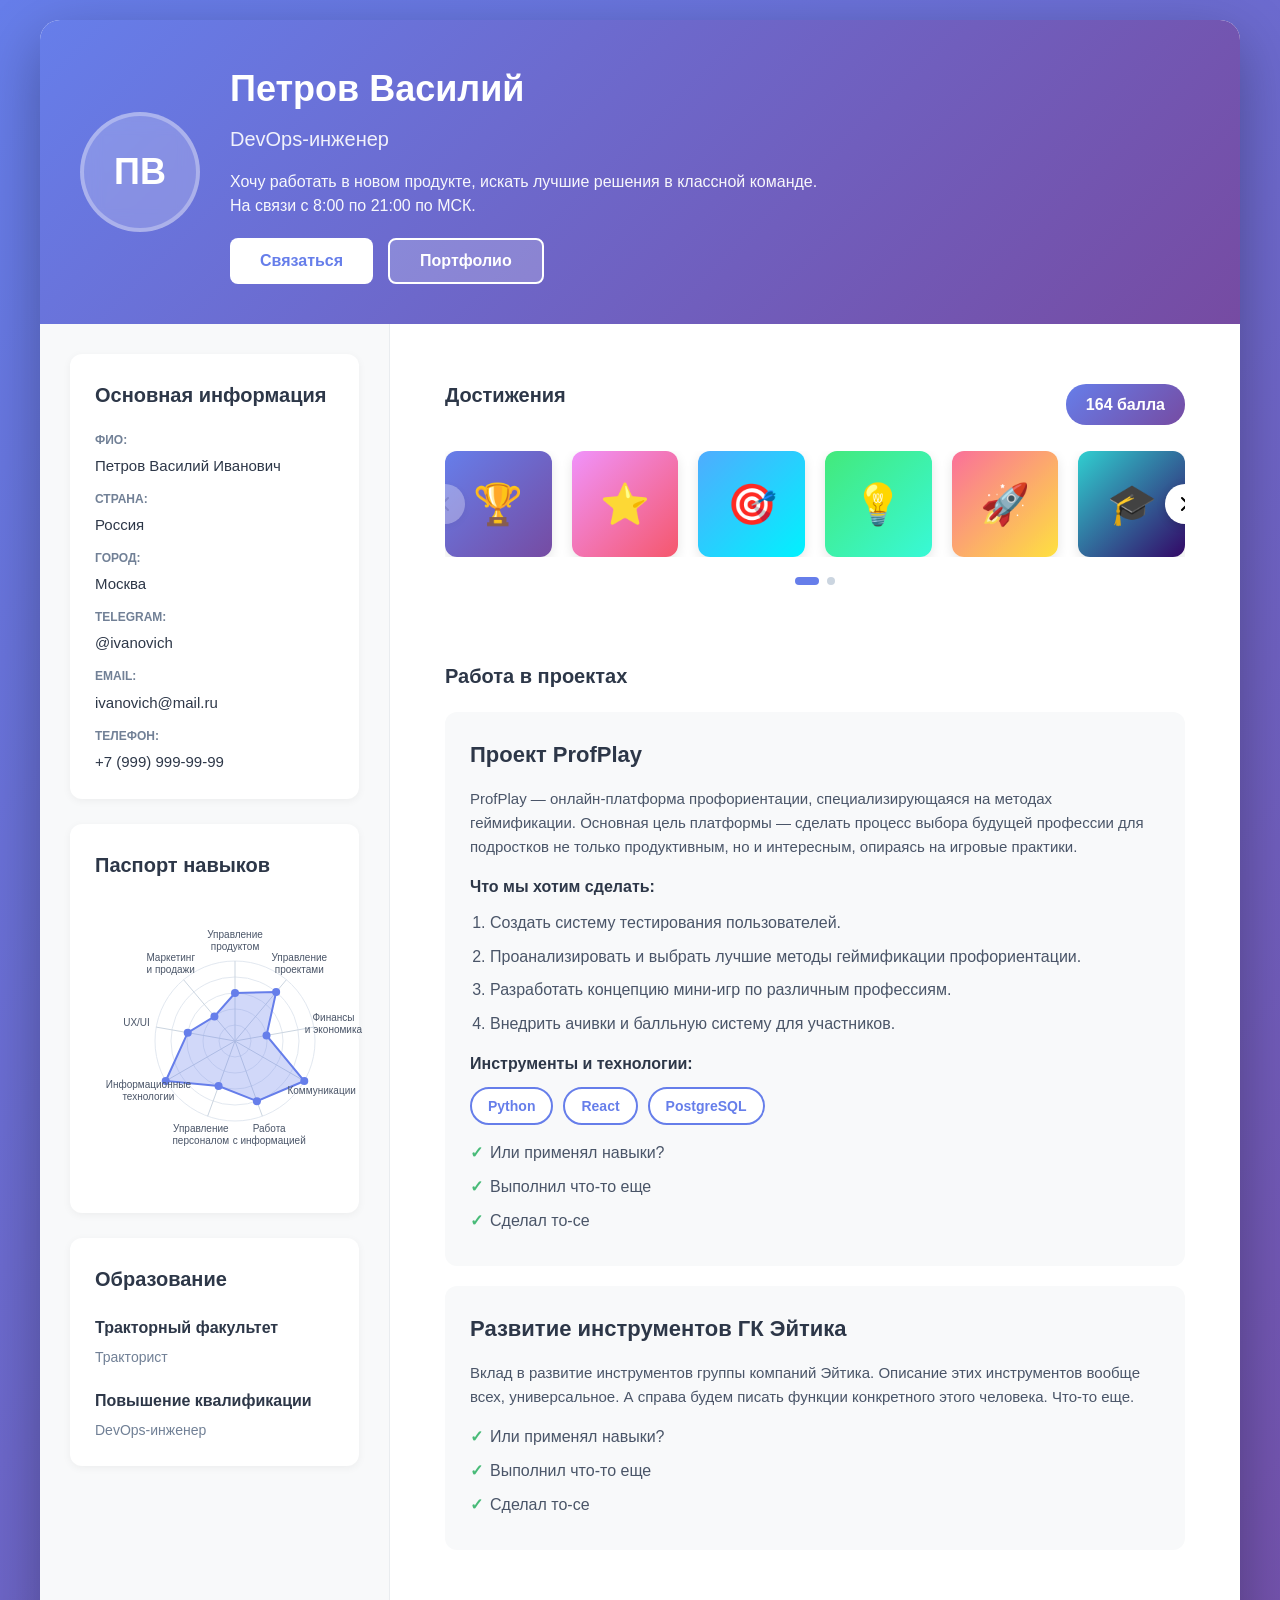
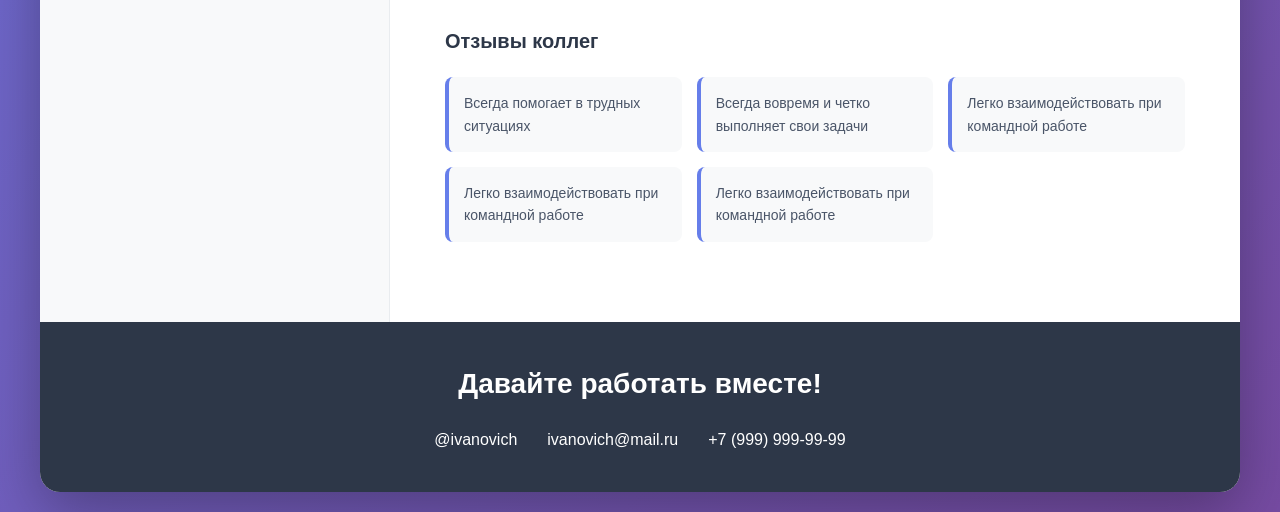
<file: adaptive-block/index.html>
<!DOCTYPE html>
<html lang="ru">

<head>
    <meta charset="UTF-8">
    <meta name="viewport" content="width=device-width, initial-scale=1.0">
    <title>Портфолио сотрудника - Петров Василий</title>
    <link rel="stylesheet" href="styles.css">
</head>

<body>
    <div class="container">
        <!-- Шапка профиля -->
        <header class="profile-header">
            <div class="profile-avatar">
                <div class="avatar-placeholder">ПВ</div>
            </div>
            <div class="profile-info">
                <h1 class="profile-name">Петров Василий</h1>
                <p class="profile-position">DevOps-инженер</p>
                <p class="profile-description">
                    Хочу работать в новом продукте, искать лучшие решения в классной команде.
                    На связи с 8:00 по 21:00 по МСК.
                </p>
                <div class="profile-actions">
                    <button class="btn btn-primary" aria-label="Связаться с нами">Связаться</button>
                    <button class="btn btn-secondary" aria-label="Портфолио">Портфолио</button>
                </div>
            </div>
        </header>

        <!-- Основной контент -->
        <div class="content-grid">
            <!-- Левая колонка -->
            <aside class="sidebar">
                <!-- Основная информация -->
                <section class="card">
                    <h2 class="card-title">Основная информация</h2>
                    <div class="info-list">
                        <div class="info-item">
                            <span class="info-label">ФИО:</span>
                            <span class="info-value">Петров Василий Иванович</span>
                        </div>
                        <div class="info-item">
                            <span class="info-label">Страна:</span>
                            <span class="info-value">Россия</span>
                        </div>
                        <div class="info-item">
                            <span class="info-label">Город:</span>
                            <span class="info-value">Москва</span>
                        </div>
                        <div class="info-item">
                            <span class="info-label">Telegram:</span>
                            <span class="info-value">@ivanovich</span>
                        </div>
                        <div class="info-item">
                            <span class="info-label">Email:</span>
                            <span class="info-value">ivanovich@mail.ru</span>
                        </div>
                        <div class="info-item">
                            <span class="info-label">Телефон:</span>
                            <span class="info-value">+7 (999) 999-99-99</span>
                        </div>
                    </div>
                </section>

                <!-- Паспорт навыков -->
                <section class="card">
                    <h2 class="card-title">Паспорт навыков</h2>
                    <div class="skills-chart" id="skillsChart"></div>
                </section>

                <!-- Образование -->
                <section class="card">
                    <h2 class="card-title">Образование</h2>
                    <div class="education-list">
                        <div class="education-item">
                            <h3>Тракторный факультет</h3>
                            <p>Тракторист</p>
                        </div>
                        <div class="education-item">
                            <h3>Повышение квалификации</h3>
                            <p>DevOps-инженер</p>
                        </div>
                    </div>
                </section>
            </aside>

            <!-- Правая колонка -->
            <main class="main-content">
                <!-- Достижения -->
                <section class="card">
                    <div class="section-header">
                        <h2 class="card-title">Достижения</h2>
                        <span class="achievements-score">164 балла</span>
                    </div>
                    <div class="achievements-container">
                        <div class="achievements-grid" id="achievementsGrid"></div>
                        <button class="achievements-nav achievements-nav-prev" id="prevBtn" style="display: none;">
                            <svg width="24" height="24" viewBox="0 0 24 24" fill="none">
                                <path d="M15 18L9 12L15 6" stroke="currentColor" stroke-width="2" stroke-linecap="round"
                                    stroke-linejoin="round" />
                            </svg>
                        </button>
                        <button class="achievements-nav achievements-nav-next" id="nextBtn" style="display: none;">
                            <svg width="24" height="24" viewBox="0 0 24 24" fill="none">
                                <path d="M9 18L15 12L9 6" stroke="currentColor" stroke-width="2" stroke-linecap="round"
                                    stroke-linejoin="round" />
                            </svg>
                        </button>
                    </div>
                    <div class="achievements-dots" id="achievementsDots"></div>
                </section>

                <!-- Работа в проектах -->
                <section class="card">
                    <h2 class="card-title">Работа в проектах</h2>

                    <div class="project">
                        <h3 class="project-title">Проект ProfPlay</h3>
                        <p class="project-description">
                            ProfPlay — онлайн-платформа профориентации, специализирующаяся на методах геймификации.
                            Основная цель платформы — сделать процесс выбора будущей профессии для подростков
                            не только продуктивным, но и интересным, опираясь на игровые практики.
                        </p>
                        <div class="project-goals">
                            <strong>Что мы хотим сделать:</strong>
                            <ol>
                                <li>Создать систему тестирования пользователей.</li>
                                <li>Проанализировать и выбрать лучшие методы геймификации профориентации.</li>
                                <li>Разработать концепцию мини-игр по различным профессиям.</li>
                                <li>Внедрить ачивки и балльную систему для участников.</li>
                            </ol>
                        </div>
                        <div class="project-tech">
                            <strong>Инструменты и технологии:</strong>
                            <div class="tech-tags">
                                <span class="tech-tag">Python</span>
                                <span class="tech-tag">React</span>
                                <span class="tech-tag">PostgreSQL</span>
                            </div>
                        </div>
                        <ul class="project-achievements">
                            <li>Или применял навыки?</li>
                            <li>Выполнил что-то еще</li>
                            <li>Сделал то-се</li>
                        </ul>
                    </div>

                    <div class="project">
                        <h3 class="project-title">Развитие инструментов ГК Эйтика</h3>
                        <p class="project-description">
                            Вклад в развитие инструментов группы компаний Эйтика. Описание этих инструментов
                            вообще всех, универсальное. А справа будем писать функции конкретного этого человека.
                            Что-то еще.
                        </p>
                        <ul class="project-achievements">
                            <li>Или применял навыки?</li>
                            <li>Выполнил что-то еще</li>
                            <li>Сделал то-се</li>
                        </ul>
                    </div>
                </section>

                <!-- Отзывы коллег -->
                <section class="card">
                    <h2 class="card-title">Отзывы коллег</h2>
                    <div class="reviews-grid">
                        <div class="review-item">Всегда помогает в трудных ситуациях</div>
                        <div class="review-item">Всегда вовремя и четко выполняет свои задачи</div>
                        <div class="review-item">Легко взаимодействовать при командной работе</div>
                        <div class="review-item">Легко взаимодействовать при командной работе</div>
                        <div class="review-item">Легко взаимодействовать при командной работе</div>
                    </div>
                </section>
            </main>
        </div>

        <!-- Футер -->
        <footer class="footer">
            <h2>Давайте работать вместе!</h2>
            <div class="footer-contacts">
                <span>@ivanovich</span>
                <span>ivanovich@mail.ru</span>
                <span>+7 (999) 999-99-99</span>
            </div>
        </footer>
    </div>

    <script src="script.js"></script>
</body>

</html>
</file>
<file: adaptive-block/styles.css>
/* Основные стили и сброс */
* {
    margin: 0;
    padding: 0;
    box-sizing: border-box;
}

body {
    font-family: -apple-system, BlinkMacSystemFont, 'Segoe UI', Roboto, 'Helvetica Neue', Arial, sans-serif;
    background: linear-gradient(135deg, #667eea 0%, #764ba2 100%);
    color: #333;
    line-height: 1.6;
    padding: 20px;
    min-height: 100vh;
}

.container {
    max-width: 1200px;
    margin: 0 auto;
    background: white;
    border-radius: 20px;
    overflow: hidden;
    box-shadow: 0 20px 60px rgba(0, 0, 0, 0.3);
}

/* Шапка профиля */
.profile-header {
    background: linear-gradient(135deg, #667eea 0%, #764ba2 100%);
    color: white;
    padding: 40px;
    display: flex;
    align-items: center;
    gap: 30px;
}

.profile-avatar {
    flex-shrink: 0;
}

.avatar-placeholder {
    width: 120px;
    height: 120px;
    border-radius: 50%;
    background: rgba(255, 255, 255, 0.2);
    backdrop-filter: blur(10px);
    display: flex;
    align-items: center;
    justify-content: center;
    font-size: 36px;
    font-weight: bold;
    border: 4px solid rgba(255, 255, 255, 0.3);
}

.profile-info {
    flex: 1;
}

.profile-name {
    font-size: 36px;
    font-weight: 700;
    margin-bottom: 5px;
}

.profile-position {
    font-size: 20px;
    opacity: 0.9;
    margin-bottom: 15px;
}

.profile-description {
    font-size: 16px;
    line-height: 1.5;
    opacity: 0.95;
    margin-bottom: 20px;
    max-width: 600px;
}

.profile-actions {
    display: flex;
    gap: 15px;
}

.btn {
    padding: 12px 30px;
    border: none;
    border-radius: 8px;
    font-size: 16px;
    font-weight: 600;
    cursor: pointer;
    transition: all 0.3s ease;
}

.btn-primary {
    background: white;
    color: #667eea;
}

.btn-primary:hover {
    transform: translateY(-2px);
    box-shadow: 0 5px 15px rgba(0, 0, 0, 0.2);
}

.btn-secondary {
    background: rgba(255, 255, 255, 0.2);
    color: white;
    border: 2px solid white;
}

.btn-secondary:hover {
    background: rgba(255, 255, 255, 0.3);
}

/* Сетка контента */
.content-grid {
    display: grid;
    grid-template-columns: 350px 1fr;
    gap: 0;
}

/* Боковая панель */
.sidebar {
    background: #f8f9fa;
    padding: 30px;
    border-right: 1px solid #e9ecef;
}

/* Основной контент */
.main-content {
    padding: 30px;
}

/* Карточки */
.card {
    background: white;
    border-radius: 12px;
    padding: 25px;
    margin-bottom: 25px;
}

.sidebar .card {
    background: white;
    box-shadow: 0 2px 8px rgba(0, 0, 0, 0.05);
}

.card-title {
    font-size: 20px;
    font-weight: 700;
    margin-bottom: 20px;
    color: #2d3748;
}

/* Основная информация */
.info-list {
    display: flex;
    flex-direction: column;
    gap: 12px;
}

.info-item {
    display: flex;
    flex-direction: column;
    gap: 4px;
}

.info-label {
    font-size: 12px;
    color: #718096;
    font-weight: 600;
    text-transform: uppercase;
}

.info-value {
    font-size: 15px;
    color: #2d3748;
}

/* Паспорт навыков */
.skills-chart {
    position: relative;
    width: 100%;
    aspect-ratio: 1;
    max-width: 300px;
    margin: 0 auto;
}

.skill-segment {
    position: absolute;
    top: 50%;
    left: 50%;
    transform-origin: center;
    cursor: pointer;
    transition: all 0.3s ease;
}

.skill-segment:hover .skill-label {
    font-weight: 700;
    font-size: 11px;
}

.skill-label {
    position: absolute;
    font-size: 10px;
    color: #4a5568;
    white-space: nowrap;
    transition: all 0.3s ease;
    font-weight: 500;
}

/* Образование */
.education-list {
    display: flex;
    flex-direction: column;
    gap: 20px;
}

.education-item h3 {
    font-size: 16px;
    font-weight: 600;
    color: #2d3748;
    margin-bottom: 5px;
}

.education-item p {
    font-size: 14px;
    color: #718096;
}

/* Достижения */
.section-header {
    display: flex;
    justify-content: space-between;
    align-items: center;
    margin-bottom: 20px;
}

.achievements-score {
    background: linear-gradient(135deg, #667eea 0%, #764ba2 100%);
    color: white;
    padding: 8px 20px;
    border-radius: 20px;
    font-weight: 700;
    font-size: 16px;
}

.achievements-container {
    position: relative;
    overflow: hidden;
}

.achievements-grid {
    display: grid;
    grid-template-columns: repeat(auto-fill, minmax(100px, 1fr));
    gap: 20px;
    transition: transform 0.3s ease;
}

.achievement-item {
    position: relative;
    aspect-ratio: 1;
    border-radius: 12px;
    overflow: hidden;
    cursor: pointer;
    transition: all 0.3s ease;
    background-size: cover;
    background-position: center;
    box-shadow: 0 4px 12px rgba(0, 0, 0, 0.1);
}

.achievement-item::before {
    content: '';
    position: absolute;
    inset: 0;
    background: linear-gradient(135deg, rgba(102, 126, 234, 0.8) 0%, rgba(118, 75, 162, 0.8) 100%);
    opacity: 0;
    transition: opacity 0.3s ease;
}

.achievement-item:hover::before {
    opacity: 1;
}

.achievement-item:hover {
    transform: translateY(-5px) scale(1.05);
    box-shadow: 0 8px 24px rgba(0, 0, 0, 0.2);
}

.achievement-icon {
    position: absolute;
    inset: 0;
    display: flex;
    align-items: center;
    justify-content: center;
    font-size: 40px;
    z-index: 1;
}

.achievement-tooltip {
    position: absolute;
    bottom: 120%;
    left: 50%;
    transform: translateX(-50%);
    background: rgba(0, 0, 0, 0.9);
    color: white;
    padding: 12px 16px;
    border-radius: 8px;
    font-size: 14px;
    white-space: nowrap;
    opacity: 0;
    pointer-events: none;
    transition: opacity 0.3s ease;
    z-index: 10;
    max-width: 250px;
    white-space: normal;
    text-align: center;
}

.achievement-tooltip::after {
    content: '';
    position: absolute;
    top: 100%;
    left: 50%;
    transform: translateX(-50%);
    border: 6px solid transparent;
    border-top-color: rgba(0, 0, 0, 0.9);
}

.achievement-item:hover .achievement-tooltip {
    opacity: 1;
}

/* Навигация достижений */
.achievements-nav {
    position: absolute;
    top: 50%;
    transform: translateY(-50%);
    background: white;
    border: none;
    width: 40px;
    height: 40px;
    border-radius: 50%;
    display: flex;
    align-items: center;
    justify-content: center;
    cursor: pointer;
    box-shadow: 0 2px 8px rgba(0, 0, 0, 0.15);
    transition: all 0.3s ease;
    z-index: 5;
}

.achievements-nav:hover {
    background: #667eea;
    color: white;
    box-shadow: 0 4px 12px rgba(102, 126, 234, 0.4);
}

.achievements-nav-prev {
    left: -20px;
}

.achievements-nav-next {
    right: -20px;
}

/* Точки индикации */
.achievements-dots {
    display: flex;
    justify-content: center;
    gap: 8px;
    margin-top: 20px;
}

.dot {
    width: 8px;
    height: 8px;
    border-radius: 50%;
    background: #cbd5e0;
    cursor: pointer;
    transition: all 0.3s ease;
}

.dot.active {
    background: #667eea;
    width: 24px;
    border-radius: 4px;
}

/* Проекты */
.project {
    padding: 25px;
    background: #f8f9fa;
    border-radius: 12px;
    margin-bottom: 20px;
}

.project:last-child {
    margin-bottom: 0;
}

.project-title {
    font-size: 22px;
    font-weight: 700;
    color: #2d3748;
    margin-bottom: 15px;
}

.project-description {
    font-size: 15px;
    color: #4a5568;
    margin-bottom: 15px;
    line-height: 1.6;
}

.project-goals {
    margin-bottom: 15px;
}

.project-goals strong {
    display: block;
    margin-bottom: 10px;
    color: #2d3748;
}

.project-goals ol {
    padding-left: 20px;
}

.project-goals li {
    margin-bottom: 8px;
    color: #4a5568;
}

.project-tech {
    margin-bottom: 15px;
}

.project-tech strong {
    display: block;
    margin-bottom: 10px;
    color: #2d3748;
}

.tech-tags {
    display: flex;
    flex-wrap: wrap;
    gap: 10px;
}

.tech-tag {
    background: white;
    padding: 6px 16px;
    border-radius: 20px;
    font-size: 14px;
    font-weight: 600;
    color: #667eea;
    border: 2px solid #667eea;
}

.project-achievements {
    list-style: none;
    padding-left: 0;
}

.project-achievements li {
    padding-left: 20px;
    position: relative;
    margin-bottom: 8px;
    color: #4a5568;
}

.project-achievements li::before {
    content: '✓';
    position: absolute;
    left: 0;
    color: #48bb78;
    font-weight: bold;
}

/* Отзывы */
.reviews-grid {
    display: grid;
    grid-template-columns: repeat(auto-fill, minmax(200px, 1fr));
    gap: 15px;
}

.review-item {
    background: #f8f9fa;
    padding: 15px;
    border-radius: 8px;
    font-size: 14px;
    color: #4a5568;
    border-left: 4px solid #667eea;
}

/* Футер */
.footer {
    background: #2d3748;
    color: white;
    padding: 40px;
    text-align: center;
}

.footer h2 {
    font-size: 28px;
    margin-bottom: 20px;
}

.footer-contacts {
    display: flex;
    justify-content: center;
    gap: 30px;
    flex-wrap: wrap;
    font-size: 16px;
}

/* Адаптивность для планшетов */
@media (max-width: 1024px) {
    .content-grid {
        grid-template-columns: 300px 1fr;
    }
    
    .profile-header {
        padding: 30px;
    }
    
    .profile-name {
        font-size: 28px;
    }
    
    .avatar-placeholder {
        width: 100px;
        height: 100px;
        font-size: 30px;
    }
}

/* Адаптивность для мобильных */
@media (max-width: 768px) {
    body {
        padding: 0;
    }
    
    .container {
        border-radius: 0;
    }
    
    .profile-header {
        flex-direction: column;
        text-align: center;
        padding: 30px 20px;
    }
    
    .profile-description {
        margin: 0 auto 20px;
    }
    
    .profile-actions {
        justify-content: center;
    }
    
    .content-grid {
        grid-template-columns: 1fr;
    }
    
    .sidebar {
        border-right: none;
        border-bottom: 1px solid #e9ecef;
    }
    
    .main-content {
        padding: 20px;
    }
    
    .sidebar {
        padding: 20px;
    }
    
    .achievements-grid {
        grid-template-columns: repeat(auto-fill, minmax(80px, 1fr));
        gap: 15px;
    }
    
    .reviews-grid {
        grid-template-columns: 1fr;
    }
    
    .footer-contacts {
        flex-direction: column;
        gap: 10px;
    }
    
    .achievements-nav-prev {
        left: -10px;
    }
    
    .achievements-nav-next {
        right: -10px;
    }
}

@media (max-width: 480px) {
    .profile-name {
        font-size: 24px;
    }
    
    .profile-position {
        font-size: 16px;
    }
    
    .btn {
        padding: 10px 20px;
        font-size: 14px;
    }
    
    .achievements-grid {
        grid-template-columns: repeat(3, 1fr);
        gap: 10px;
    }
    
    .card {
        padding: 20px;
    }
    
    .project {
        padding: 20px;
    }
}
</file>
